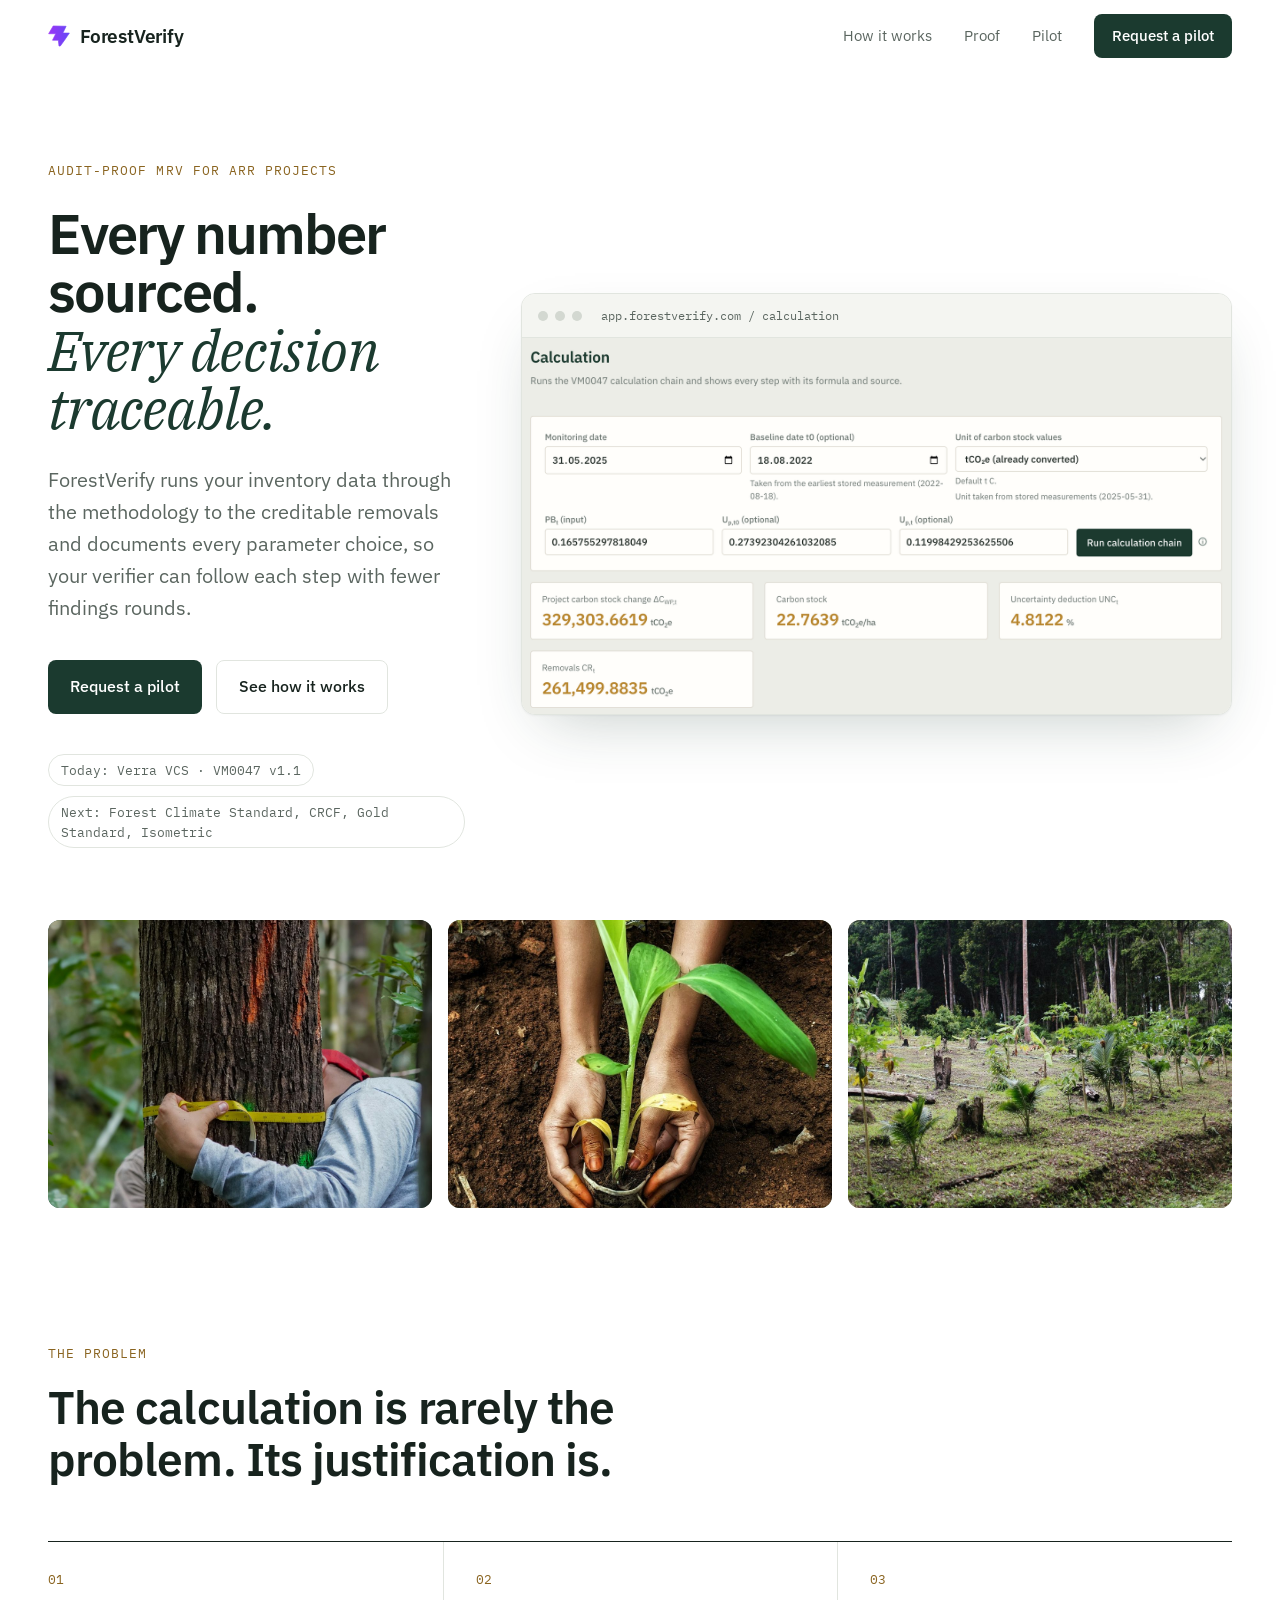
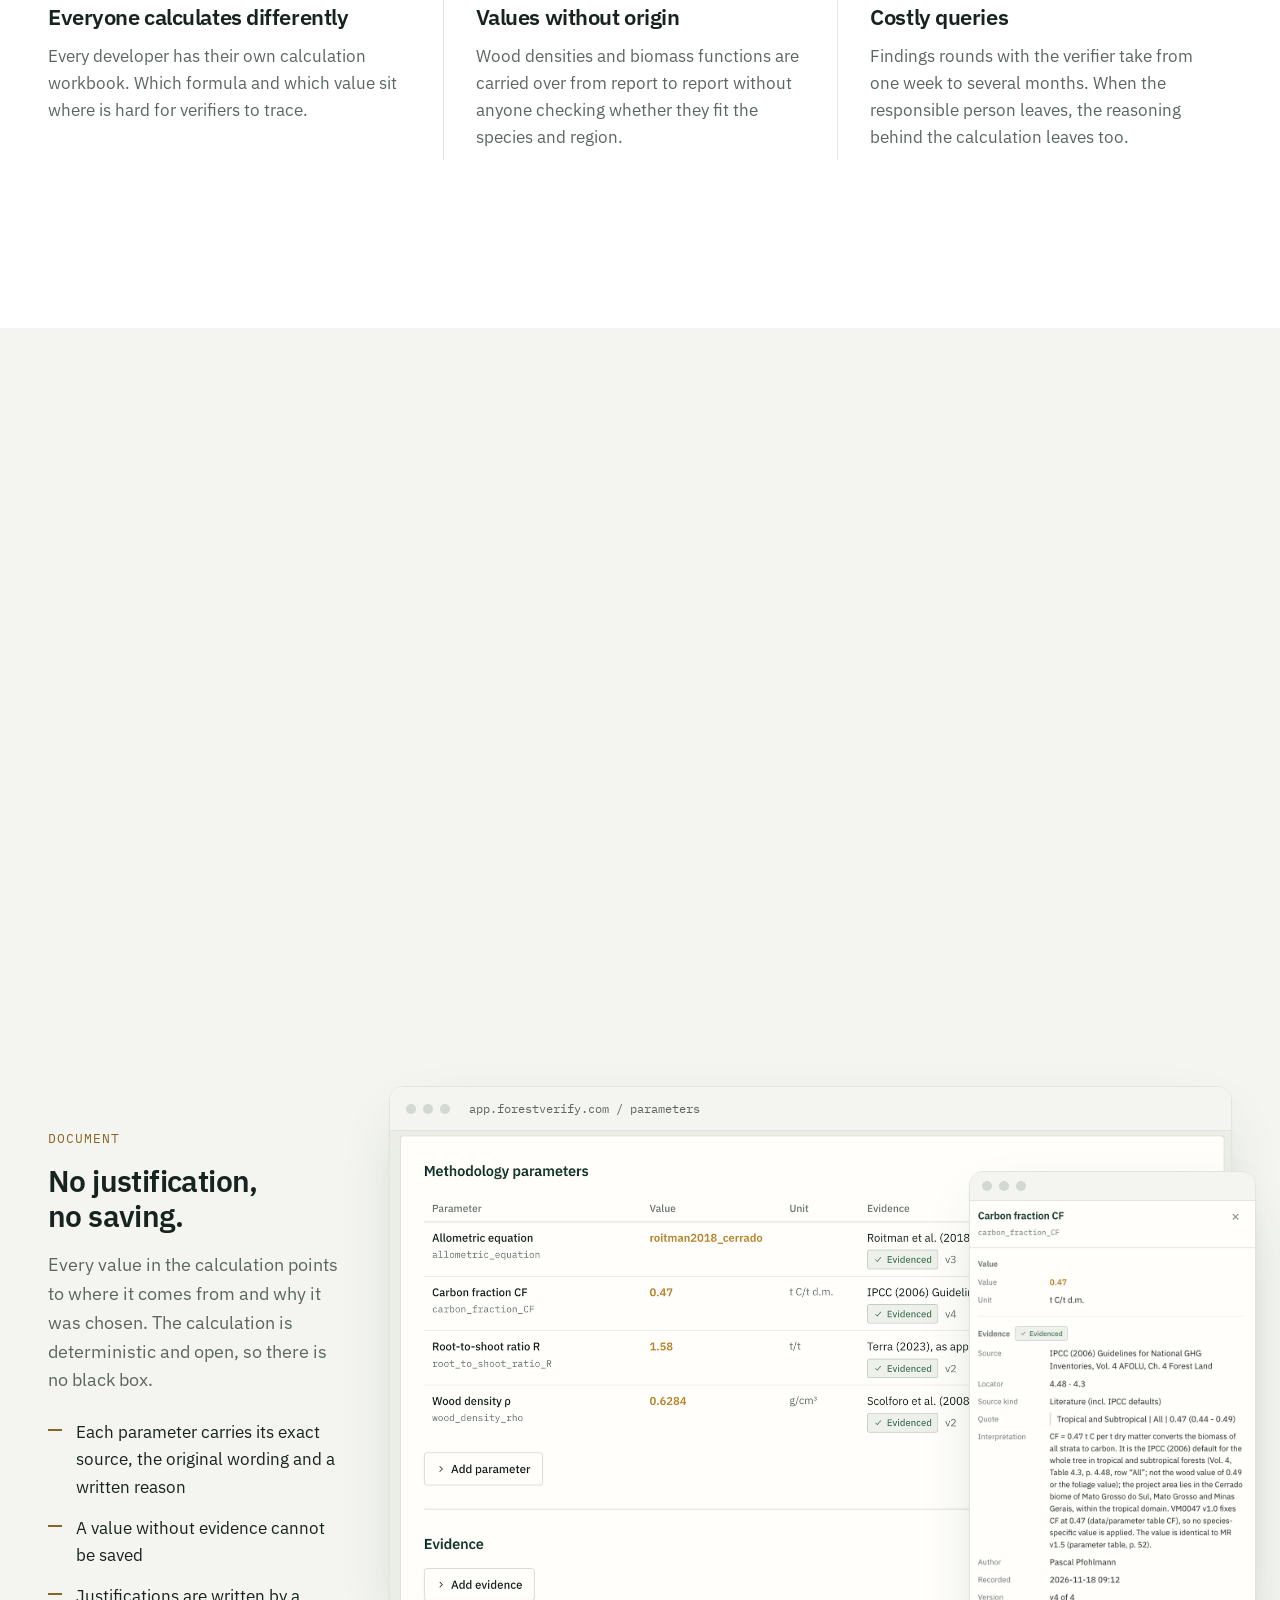
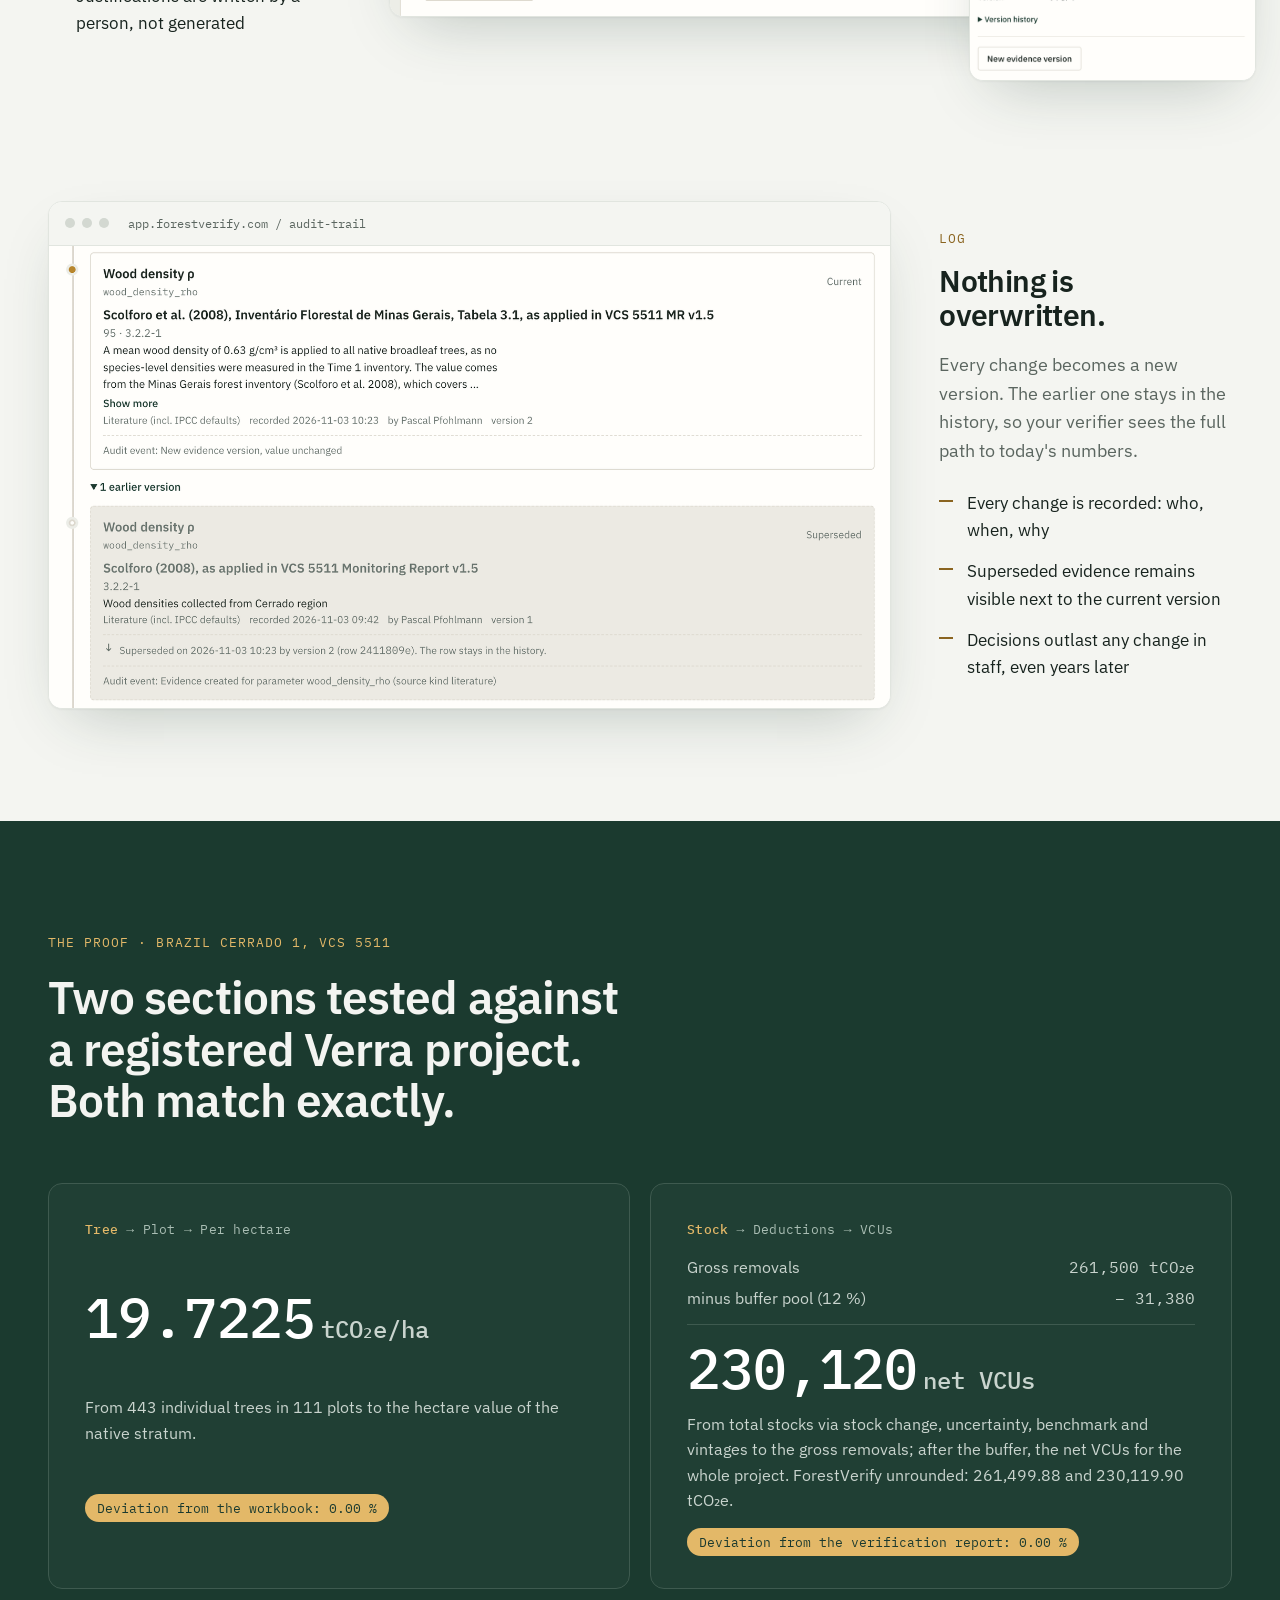
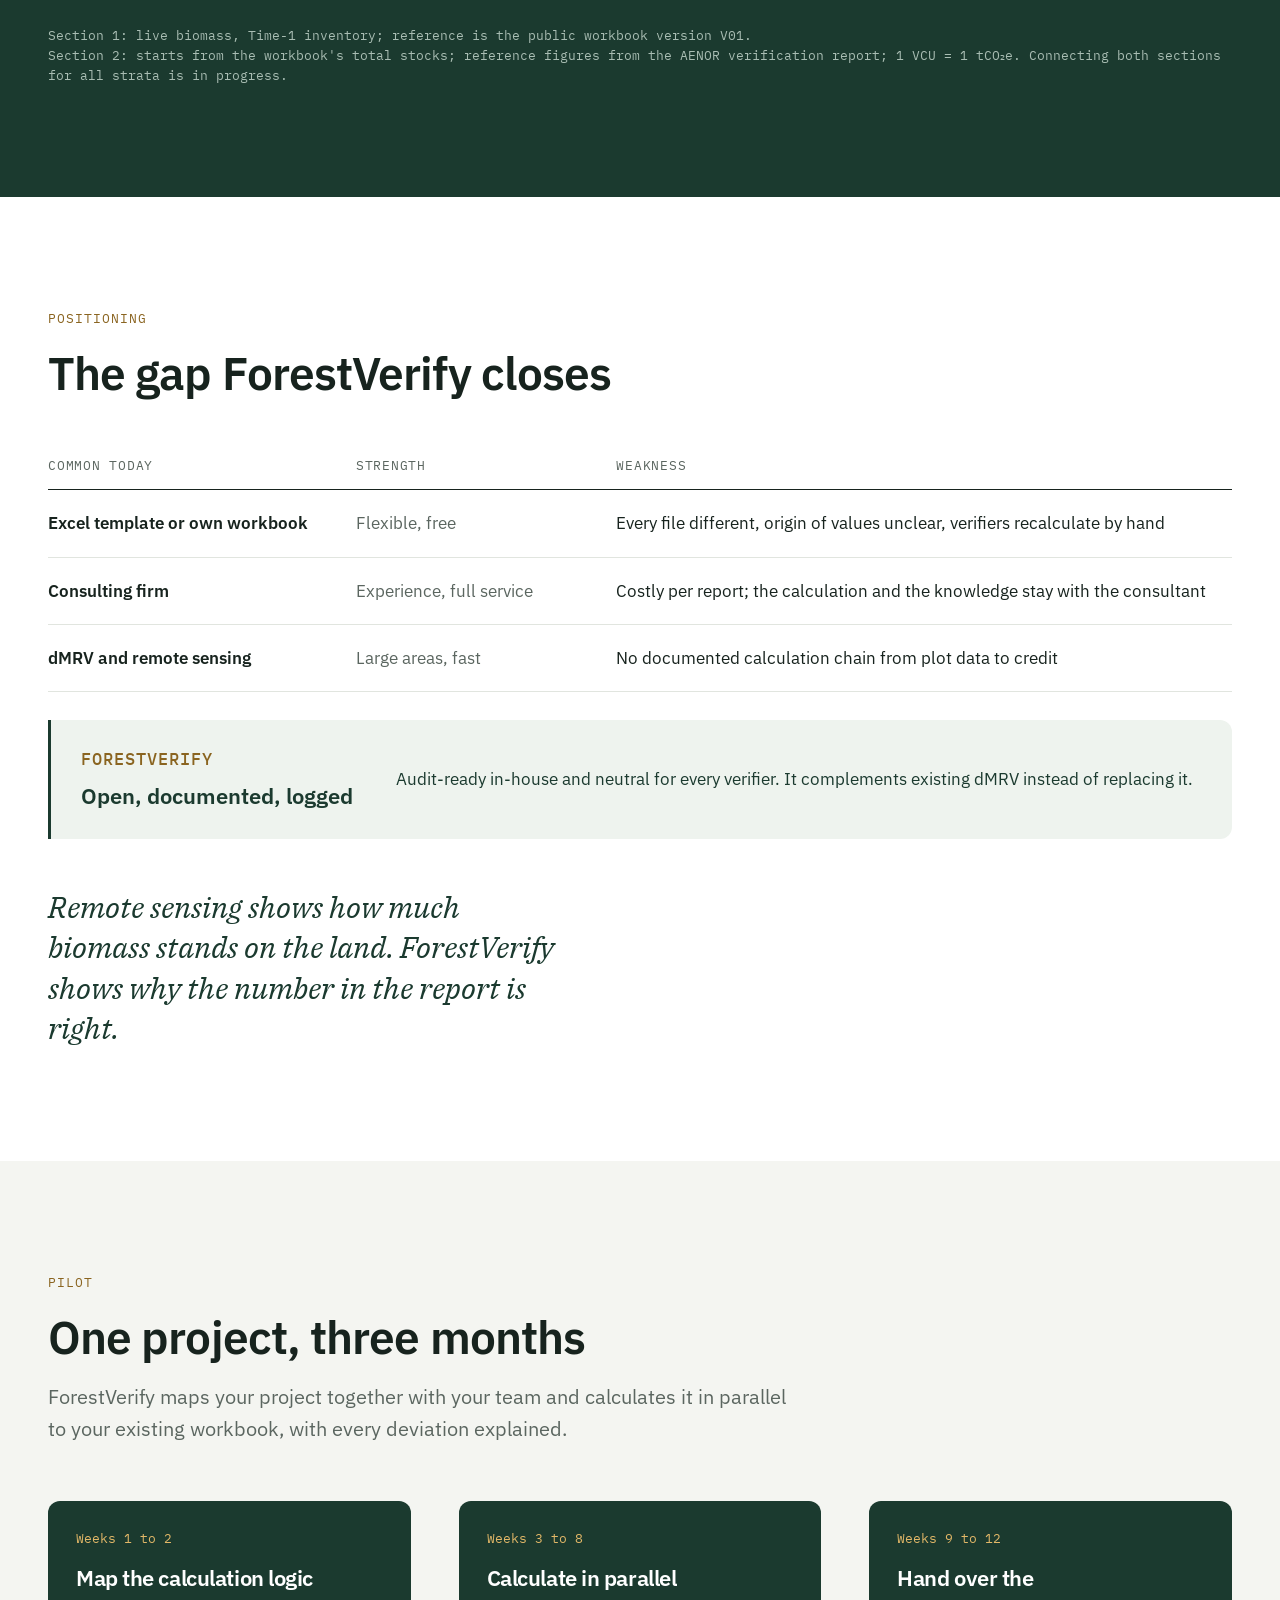
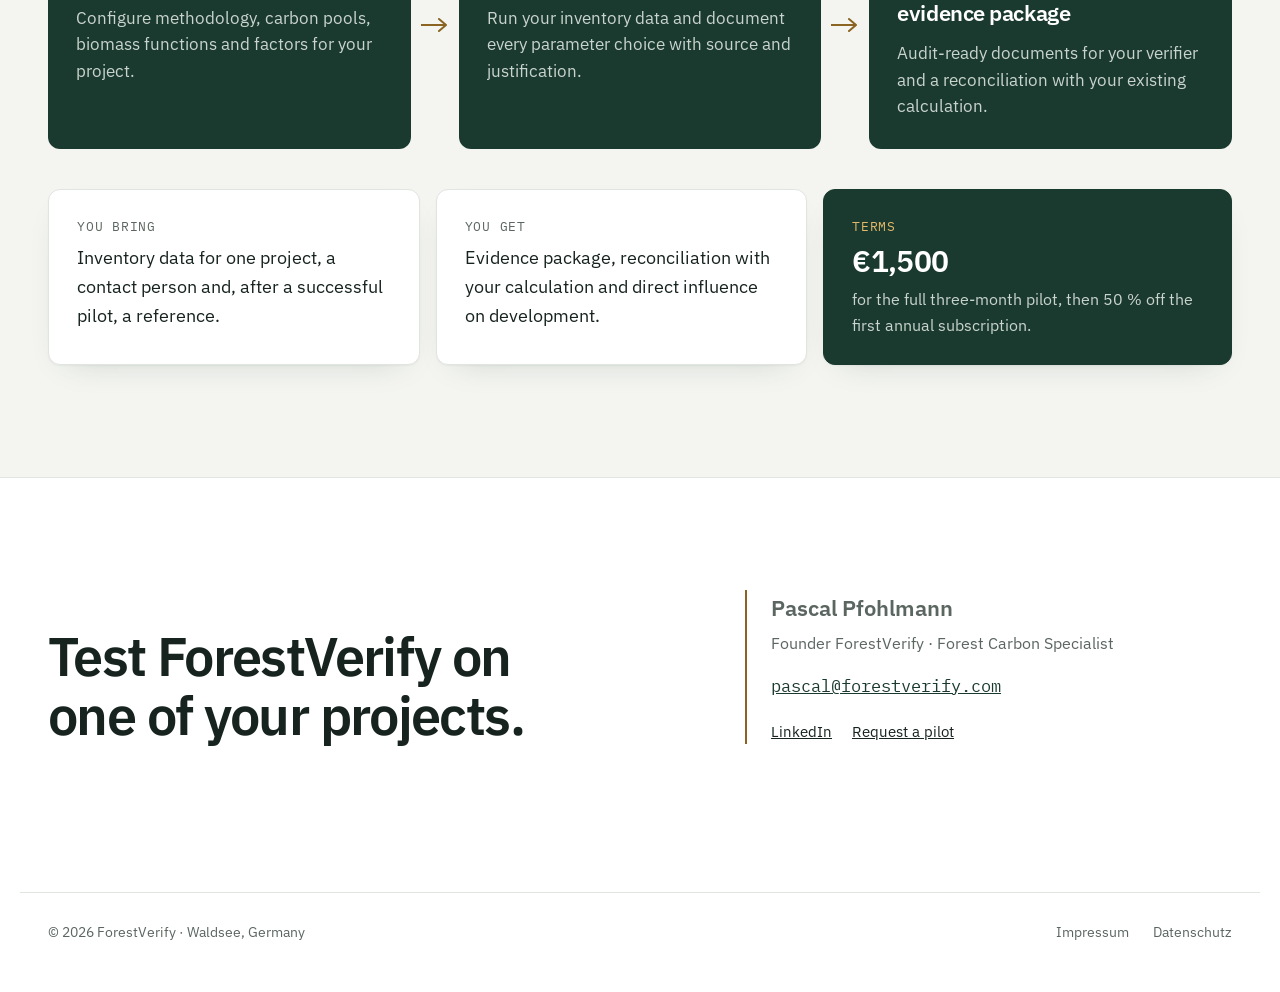
<file: index.html>
<!DOCTYPE html>
<html lang="en">
<head>
<meta charset="utf-8">
<meta name="viewport" content="width=device-width, initial-scale=1">
<title>ForestVerify</title>
<meta name="description" content="Audit-proof MRV for ARR forest carbon projects under VM0047. Every number sourced, every decision traceable.">
<link rel="icon" type="image/svg+xml" href="data:image/svg+xml,%3Csvg xmlns='http://www.w3.org/2000/svg' viewBox='-1 -1 34 33'%3E%3Cdefs%3E%3ClinearGradient id='g' x1='0' y1='0' x2='1' y2='0'%3E%3Cstop offset='0' stop-color='%239A35F6'/%3E%3Cstop offset='1' stop-color='%236648F6'/%3E%3C/linearGradient%3E%3C/defs%3E%3Cpath d='M7 0 L27 0.5 L22 11 L32 11 L24.5 22 L18 31 L16 31 L15 22 L6 22 L11 12 L0 12 Z' fill='url(%23g)' stroke='url(%23g)' stroke-width='1' stroke-linejoin='round'/%3E%3C/svg%3E">
<link rel="stylesheet" href="fonts/fonts.css">
<style>
:root {
  /* Layout idea: a quiet white page that reads like a well-kept field ledger; one dark forest band carries the proof. */
  --paper: #FFFFFF;
  --stone: #F4F5F1;
  --ink: #17231E;
  --muted: #5B6660;
  --line: #E1E5DF;
  --forest: #1B3A2F;
  --bronze: #8A6420;
  --gold: #E3B868;
  --font-sans: "IBM Plex Sans", system-ui, -apple-system, "Segoe UI", sans-serif;
  --font-mono: "IBM Plex Mono", ui-monospace, "SFMono-Regular", Menlo, monospace;
  --font-serif: "IBM Plex Serif", Georgia, serif;
  --wrap: 1240px;
  color-scheme: light;
}
* { box-sizing: border-box; }
html, body { margin: 0; }
body {
  background: var(--paper);
  color: var(--ink);
  font-family: var(--font-sans);
  font-size: 18px;
  line-height: 1.6;
  -webkit-font-smoothing: antialiased;
}
h1, h2, h3 { text-wrap: balance; margin: 0; font-weight: 600; letter-spacing: -0.02em; }
p { margin: 0; }
a { color: inherit; }
a:focus-visible, .btn:focus-visible { outline: 2px solid var(--bronze); outline-offset: 3px; }
.wrap { max-width: var(--wrap); margin: 0 auto; padding: 0 28px; }
.mono { font-family: var(--font-mono); font-variant-numeric: tabular-nums; }
.eyebrow {
  font-family: var(--font-mono);
  font-size: 13px;
  letter-spacing: 0.08em;
  text-transform: uppercase;
  color: var(--bronze);
}
.section { padding: 112px 0; }
.section-head { display: grid; gap: 18px; max-width: 760px; margin-bottom: 56px; }
.section-head h2 { font-size: clamp(32px, 4vw, 46px); line-height: 1.12; }
.lede { font-size: 20px; color: var(--muted); max-width: 62ch; }

/* Nav */
.nav { position: sticky; top: 0; z-index: 10; background: rgba(255,255,255,0.92); backdrop-filter: blur(8px); border-bottom: 1px solid transparent; }
.nav .wrap { display: flex; align-items: center; justify-content: space-between; height: 72px; gap: 24px; }
.brand { display: flex; align-items: center; gap: 10px; font-weight: 600; font-size: 19px; text-decoration: none; letter-spacing: -0.01em; }
.nav-links { display: flex; align-items: center; gap: 32px; font-size: 15px; }
.nav-links a { text-decoration: none; color: var(--muted); }
.nav-links a:hover { color: var(--ink); }
.nav-links a.btn-primary, .nav-links a.btn-primary:hover { color: #fff; }

.btn {
  display: inline-flex; align-items: center; gap: 10px;
  padding: 13px 22px; border-radius: 8px;
  font-size: 16px; font-weight: 500; text-decoration: none;
  transition: background 160ms ease, color 160ms ease, border-color 160ms ease;
}
.btn-primary { background: var(--forest); color: #fff; }
.btn-primary:hover { background: #24493B; }
.btn-ghost { color: var(--ink); border: 1px solid var(--line); }
.btn-ghost:hover { border-color: var(--ink); }
.nav .btn { padding: 10px 18px; font-size: 15px; }

/* Hero */
.hero { padding: 88px 0 72px; }
.hero .wrap { display: grid; grid-template-columns: 0.82fr 1.4fr; gap: 56px; align-items: center; }
.hero h1 { font-size: clamp(40px, 4.4vw, 58px); line-height: 1.04; letter-spacing: -0.035em; margin: 22px 0 26px; }
.hero h1 em { display: block; font-family: var(--font-serif); font-style: italic; font-weight: 400; color: var(--forest); letter-spacing: -0.01em; }
.hero .lede { margin-bottom: 36px; }
.cta-row { display: flex; flex-wrap: wrap; gap: 14px; }
.hero-meta { margin-top: 40px; display: flex; flex-wrap: wrap; gap: 10px; }
.chip { font-family: var(--font-mono); font-size: 12.5px; color: var(--muted); border: 1px solid var(--line); border-radius: 999px; padding: 5px 12px; }

/* Screenshot frame */
.frame {
  border: 1px solid var(--line); border-radius: 14px; background: var(--paper);
  box-shadow: 0 1px 2px rgba(23,35,30,0.04), 0 24px 60px -24px rgba(27,58,47,0.28);
  overflow: hidden;
}
.frame-bar { display: flex; align-items: center; gap: 7px; padding: 12px 16px; border-bottom: 1px solid var(--line); background: var(--stone); }
.frame-bar span { width: 10px; height: 10px; border-radius: 50%; background: #D3D8D1; }
.frame-bar .url { margin-left: 12px; font-family: var(--font-mono); font-size: 12px; color: var(--muted); }
.shot {
  aspect-ratio: 16 / 10; display: grid; place-items: center; text-align: center; padding: 24px;
  background:
    repeating-linear-gradient(0deg, transparent 0 31px, #EEF1EC 31px 32px),
    linear-gradient(180deg, #FAFBF9, #F2F4EF);
  color: var(--muted); font-family: var(--font-mono); font-size: 13px;
}
.shot b { display: block; color: var(--forest); font-weight: 500; font-size: 14px; margin-bottom: 4px; }
.shot-img { display: block; width: 100%; height: auto; }
.stack { position: relative; padding-bottom: 64px; }
.stack .frame.overlay { position: absolute; right: -24px; bottom: 0; width: 34%; }
.stack .frame.overlay .frame-bar { padding: 9px 12px; }
.split.reverse { grid-template-columns: 1.9fr 0.66fr; margin-top: 120px; }
.contact-photo { border-radius: 12px; overflow: hidden; aspect-ratio: 3 / 2; margin: 0 0 40px; }
.contact-photo img { width: 100%; height: 100%; object-fit: cover; display: block; }

/* Photo strip */
.photos { display: grid; grid-template-columns: repeat(3, 1fr); gap: 16px; padding-bottom: 24px; }
.photo {
  position: relative; border-radius: 12px; overflow: hidden; aspect-ratio: 4 / 3;
  background: linear-gradient(160deg, #2D5444 0%, #1B3A2F 55%, #13291F 100%);
}
.photo:nth-child(2) { background: linear-gradient(160deg, #6E7F4F, #3F5A3A); }
.photo:nth-child(3) { background: linear-gradient(160deg, #A58A57, #6B5A3A); }
.photo img { width: 100%; height: 100%; object-fit: cover; display: block; }
.photo figcaption {
  position: absolute; left: 14px; bottom: 12px; right: 14px;
  font-family: var(--font-mono); font-size: 12px; color: rgba(255,255,255,0.86);
}

/* Problem */
.trio { display: grid; grid-template-columns: repeat(3, 1fr); gap: 0; border-top: 1px solid var(--ink); }
.trio > div { padding: 28px 32px 8px 0; display: grid; gap: 12px; align-content: start; }
.trio > div + div { padding-left: 32px; border-left: 1px solid var(--line); }
.trio .n { font-family: var(--font-mono); font-size: 13px; color: var(--bronze); }
.trio h3 { font-size: 22px; line-height: 1.25; }
.trio p { color: var(--muted); font-size: 17px; }
.src { margin-top: 36px; font-family: var(--font-mono); font-size: 12.5px; color: var(--muted); }

/* How it works */
.stone { background: var(--stone); }
.steps { display: grid; grid-template-columns: repeat(5, 1fr); gap: 12px; counter-reset: s; }
.step { background: var(--paper); border: 1px solid var(--line); border-radius: 10px; padding: 22px 20px; display: grid; gap: 8px; align-content: start; position: relative; }
.step .n { font-family: var(--font-mono); font-size: 12.5px; color: var(--bronze); }
.step h3 { font-size: 19px; }
.step p { font-size: 15px; color: var(--muted); line-height: 1.5; }
.step.final { background: var(--forest); border-color: var(--forest); }
.step.final h3 { color: #fff; }
.step.final p { color: #C9D4CE; }
.step.final .n { color: var(--gold); }
.ledger {
  margin-top: 16px; border-radius: 10px; background: var(--forest); color: #F3F4F1;
  padding: 22px 28px; display: flex; flex-wrap: wrap; justify-content: space-between; align-items: center; gap: 12px 32px;
}
.ledger p:first-child { font-weight: 600; font-size: 18px; }
.ledger .fields { font-family: var(--font-mono); font-size: 13.5px; color: var(--gold); }
.split { display: grid; grid-template-columns: 0.66fr 1.9fr; gap: 48px; align-items: center; margin-top: 88px; }
.split h3 { font-size: 30px; line-height: 1.15; margin-bottom: 18px; }
.ticks { list-style: none; padding: 0; margin: 24px 0 0; display: grid; gap: 14px; }
.ticks li { padding-left: 28px; position: relative; font-size: 17px; }
.ticks li::before { content: ""; position: absolute; left: 0; top: 10px; width: 14px; height: 2px; background: var(--bronze); }

/* Proof */
.proof { background: var(--forest); color: #F3F4F1; }
.proof .eyebrow { color: var(--gold); }
.proof .lede { color: #C9D4CE; }
.chain { display: grid; grid-template-columns: 1fr 1fr; gap: 20px; }
.half { border: 1px solid #3E5A4F; border-radius: 14px; padding: 36px 36px 32px; display: grid; gap: 14px; background: rgba(255,255,255,0.025); }
.half .path { font-family: var(--font-mono); font-size: 13px; color: #A9BDB3; letter-spacing: 0.02em; }
.half .path b { color: var(--gold); font-weight: 500; }
.half .big { font-family: var(--font-mono); font-weight: 500; font-size: clamp(36px, 4.6vw, 56px); line-height: 1.05; letter-spacing: -0.02em; color: #fff; }
.half .big small { font-size: 0.42em; color: #C9D4CE; letter-spacing: 0; margin-left: 6px; }
.half p { color: #C9D4CE; font-size: 16px; }
.dev { display: inline-flex; align-self: start; justify-self: start; font-family: var(--font-mono); font-size: 12.5px; color: var(--forest); background: var(--gold); border-radius: 999px; padding: 4px 12px; }
.proof .src { color: #A9BDB3; }

/* Compare */
.compare { width: 100%; border-collapse: collapse; font-size: 16.5px; }
.compare th { text-align: left; font-family: var(--font-mono); font-weight: 400; font-size: 12.5px; letter-spacing: 0.06em; text-transform: uppercase; color: var(--muted); padding: 0 20px 14px 0; border-bottom: 1px solid var(--ink); }
.compare td { padding: 20px 20px 20px 0; border-bottom: 1px solid var(--line); vertical-align: top; }
.compare td:first-child { font-weight: 600; width: 26%; }
.compare td:nth-child(2) { color: var(--muted); width: 22%; }
.compare tr.us td { background: #EEF3EE; color: var(--forest); border-bottom: 0; }
.compare tr.us td:first-child { padding-left: 18px; border-left: 3px solid var(--forest); }
.compare tr.us td:last-child { padding-right: 18px; }
.usband { margin-top: 28px; background: #EEF3EE; color: var(--forest); border-left: 3px solid var(--forest); border-radius: 0 12px 12px 0; padding: 26px 30px; display: grid; grid-template-columns: 26% 1fr; gap: 12px 24px; align-items: center; }
.usband .k { font-family: var(--font-mono); font-size: 17px; font-weight: 500; letter-spacing: 0.06em; text-transform: uppercase; color: var(--bronze); }
.usband .t { font-size: 22px; font-weight: 600; margin-top: 4px; }
.usband > p { color: var(--forest); font-size: 17px; }
.calc { margin: 0; display: grid; gap: 6px; padding-bottom: 12px; border-bottom: 1px solid #3E5A4F; }
.calc div { display: flex; justify-content: space-between; gap: 16px; font-size: 16px; color: #C9D4CE; }
.calc dd { margin: 0; font-family: var(--font-mono); }
.pullquote { margin-top: 48px; font-family: var(--font-serif); font-style: italic; font-size: clamp(22px, 2.6vw, 30px); line-height: 1.35; color: var(--forest); max-width: 30ch; }
.table-wrap { overflow-x: auto; }

/* Pilot */
.phases { display: grid; grid-template-columns: 1fr 48px 1fr 48px 1fr; align-items: stretch; }
.phase { background: var(--forest); border-radius: 12px; padding: 28px 28px 30px; display: grid; gap: 10px; align-content: start; }
.phase .n { font-family: var(--font-mono); font-size: 13px; color: var(--gold); }
.phase h3 { font-size: 22px; color: #fff; }
.phase p { color: #C9D4CE; font-size: 16.5px; }
.phase-arrow { display: grid; place-items: center; color: var(--bronze); }
.phase-arrow svg { width: 28px; height: 16px; }
.terms { margin-top: 40px; display: grid; grid-template-columns: 1fr 1fr 1.1fr; gap: 16px; }
.term { background: var(--paper); border: 1px solid var(--line); box-shadow: 0 1px 2px rgba(23,35,30,0.04), 0 12px 32px -20px rgba(27,58,47,0.25); border-radius: 12px; padding: 26px 28px; display: grid; gap: 8px; align-content: start; }
.term.price { border-color: var(--forest); }
.term .k { font-family: var(--font-mono); font-size: 12.5px; letter-spacing: 0.06em; text-transform: uppercase; color: var(--muted); }
.term.price { background: var(--forest); color: #fff; }
.term.price .k { color: var(--gold); }
.term .price-line { font-size: 30px; font-weight: 600; letter-spacing: -0.02em; line-height: 1.15; }
.term.price p:last-child { color: #C9D4CE; font-size: 16px; }

/* Contact */
.contact { border-top: 1px solid var(--line); }
.contact .wrap { display: grid; grid-template-columns: 1.3fr 1fr; gap: 64px; align-items: end; }
.contact h2 { font-size: clamp(34px, 4.4vw, 54px); line-height: 1.08; letter-spacing: -0.03em; }
.person { display: grid; gap: 6px; border-left: 2px solid var(--bronze); padding-left: 24px; }
.person .name { font-size: 22px; font-weight: 600; }
.person p { color: var(--muted); font-size: 16px; }
.person .mail { font-family: var(--font-mono); color: var(--forest); font-size: 17px; margin-top: 10px; }
.person .links { display: flex; gap: 20px; margin-top: 14px; font-size: 15px; }

footer { padding: 36px 0 48px; font-size: 14px; color: var(--muted); }
footer .wrap { display: flex; justify-content: space-between; flex-wrap: wrap; gap: 16px; border-top: 1px solid var(--line); padding-top: 28px; }
footer nav { display: flex; gap: 24px; }
footer a { text-decoration: none; }
footer a:hover { color: var(--ink); }

.mail-dialog { position: absolute; left: 0; right: 0; z-index: 50; display: none; justify-items: center; padding: 0 20px; }
.mail-dialog.open { display: grid; }
.mail-card { background: var(--paper); border: 1px solid var(--line); border-radius: 14px; padding: 28px 30px; max-width: 420px; width: 100%; display: grid; gap: 14px; box-shadow: 0 24px 60px -20px rgba(0,0,0,0.4); }
.mail-card h3 { font-size: 20px; }
.mail-card .addr { font-family: var(--font-mono); font-size: 17px; color: var(--forest); }
.mail-card .row { display: flex; gap: 10px; flex-wrap: wrap; }
.mail-card button { font: inherit; font-size: 15px; cursor: pointer; }

/* Hover lift on images and screenshots */
.frame, .photo, .half { transition: transform 260ms cubic-bezier(.2,.7,.2,1), box-shadow 260ms ease; }
.photo { box-shadow: 0 0 0 rgba(0,0,0,0); }
@media (hover: hover) and (prefers-reduced-motion: no-preference) {
  .half:hover { transform: translateY(-6px); border-color: var(--gold); background: rgba(255,255,255,0.06); box-shadow: 0 28px 56px -24px rgba(0,0,0,0.55); }
  .frame:hover, .photo:hover { transform: translateY(-6px) scale(1.012); box-shadow: 0 2px 4px rgba(23,35,30,0.06), 0 32px 64px -24px rgba(27,58,47,0.42); }
  .stack .frame.overlay:hover { z-index: 2; }
}

/* Scroll reveal: only applied by script to elements below the first screen */
.reveal { opacity: 0; transform: translateY(26px); transition: opacity 700ms ease, transform 700ms cubic-bezier(.2,.7,.2,1); }
.reveal.in { opacity: 1; transform: none; }
@media (prefers-reduced-motion: reduce) { .reveal { transform: none; transition: opacity 500ms ease; } }

/* Load moment: the hero text settles in, from a visible resting state */
@media (prefers-reduced-motion: no-preference) {
  .hero-copy > * { animation: settle 700ms cubic-bezier(.2,.7,.2,1) both; }
  .hero-copy > *:nth-child(2) { animation-delay: 60ms; }
  .hero-copy > *:nth-child(3) { animation-delay: 120ms; }
  .hero-copy > *:nth-child(4) { animation-delay: 180ms; }
  .hero-copy > *:nth-child(5) { animation-delay: 240ms; }
  @keyframes settle { from { transform: translateY(10px); opacity: 0.35; } to { transform: none; opacity: 1; } }
}

@media (max-width: 960px) {
  .hero .wrap, .split, .split.reverse, .contact .wrap { grid-template-columns: 1fr; gap: 48px; }
  .split.reverse { margin-top: 88px; }
  .split.reverse > div { order: -1; }
  .steps { grid-template-columns: 1fr 1fr; }
  .step.final { grid-column: 1 / -1; }
  .chain, .phases, .terms, .trio, .usband { grid-template-columns: 1fr; }
  .trio > div + div { padding-left: 0; border-left: 0; border-top: 1px solid var(--line); }
  .photos { gap: 10px; }
  .stack { padding-bottom: 0; display: grid; gap: 16px; }
  .stack .frame.overlay { position: static; width: 60%; justify-self: end; }
  .phases { grid-template-columns: 1fr; }
  .phase-arrow { height: 40px; }
  .phase-arrow svg { transform: rotate(90deg); }
  .nav-links a:not(.btn) { display: none; }
  .section { padding: 80px 0; }
}
@media (max-width: 480px) {
  .wrap { padding: 0 18px; }
  .steps { grid-template-columns: 1fr; }
  .photos { grid-template-columns: 1fr; }
  .photo { aspect-ratio: 16 / 10; }
}
</style>
</head>
<body>

<header class="nav">
  <div class="wrap">
    <a class="brand" href="#top" aria-label="ForestVerify, back to top">
      <svg width="22" height="22" viewBox="-1 -1 34 33" aria-hidden="true"><defs><linearGradient id="fvbolt" x1="0" y1="0" x2="1" y2="0"><stop offset="0" stop-color="#9A35F6"/><stop offset="1" stop-color="#6648F6"/></linearGradient></defs><path d="M7 0 L27 0.5 L22 11 L32 11 L24.5 22 L18 31 L16 31 L15 22 L6 22 L11 12 L0 12 Z" fill="url(#fvbolt)" stroke="url(#fvbolt)" stroke-width="1" stroke-linejoin="round"/></svg>
      ForestVerify
    </a>
    <nav class="nav-links" aria-label="Main">
      <a href="#how">How it works</a>
      <a href="#proof">Proof</a>
      <a href="#pilot">Pilot</a>
      <a class="btn btn-primary" href="mailto:pascal@forestverify.com?subject=ForestVerify%20pilot%20request&amp;body=Hi%20Pascal%2C%0A%0AI%27d%20like%20to%20discuss%20a%20ForestVerify%20pilot.%0A%0AOrganisation%3A%0AProject%20and%20standard%20%28e.g.%20VM0047%29%3A%0AArea%20%28ha%29%3A%0ANext%20monitoring%20or%20verification%20date%3A%0A%0ABest%20regards%2C%0A">Request a pilot</a>
    </nav>
  </div>
</header>

<main id="top">

  <section class="hero">
    <div class="wrap">
      <div class="hero-copy">
        <p class="eyebrow">Audit-proof MRV for ARR projects</p>
        <h1>Every number sourced. <em>Every decision traceable.</em></h1>
        <p class="lede">ForestVerify runs your inventory data through the methodology to the creditable removals and documents every parameter choice, so your verifier can follow each step with fewer findings rounds.</p>
        <div class="cta-row">
          <a class="btn btn-primary" href="mailto:pascal@forestverify.com?subject=ForestVerify%20pilot%20request&amp;body=Hi%20Pascal%2C%0A%0AI%27d%20like%20to%20discuss%20a%20ForestVerify%20pilot.%0A%0AOrganisation%3A%0AProject%20and%20standard%20%28e.g.%20VM0047%29%3A%0AArea%20%28ha%29%3A%0ANext%20monitoring%20or%20verification%20date%3A%0A%0ABest%20regards%2C%0A">Request a pilot</a>
          <a class="btn btn-ghost" href="#how">See how it works</a>
        </div>
        <div class="hero-meta">
          <span class="chip">Today: Verra VCS · VM0047 v1.1</span>
          <span class="chip">Next: Forest Climate Standard, CRCF, Gold Standard, Isometric</span>        </div>
      </div>
      <figure class="frame" style="margin:0">
        <div class="frame-bar"><span></span><span></span><span></span><p class="url">app.forestverify.com / calculation</p></div>
        <img class="shot-img" src="img/shot-calculation.png" width="1600" height="848" alt="ForestVerify calculation tab for Brazil Cerrado 1, showing carbon stock change, uncertainty deduction and removals of 261,499.8835 tCO2e">

      </figure>
    </div>
  </section>

  <div class="wrap">
    <div class="photos" aria-label="ARR project photos">
      <figure class="photo" style="margin:0"><img src="img/measuring.jpg" width="1600" height="900" alt="Field worker measuring tree diameter with a yellow tape in a forest plot"></figure>
      <figure class="photo" style="margin:0"><img src="img/planting.jpg" width="1000" height="1778" alt="Hands planting a seedling in red soil"></figure>
      <figure class="photo" style="margin:0"><img src="img/restoration.jpg" width="1000" height="1500" alt="Young plantings on a cleared slope in front of tall tropical forest" style="object-position: center 70%"></figure>
    </div>
  </div>

  <section class="section" id="problem">
    <div class="wrap">
      <div class="section-head">
        <p class="eyebrow">The problem</p>
        <h2>The calculation is rarely the problem. Its justification is.</h2>
      </div>
      <div class="trio">
        <div>
          <p class="n">01</p>
          <h3>Everyone calculates differently</h3>
          <p>Every developer has their own calculation workbook. Which formula and which value sit where is hard for verifiers to trace.</p>
        </div>
        <div>
          <p class="n">02</p>
          <h3>Values without origin</h3>
          <p>Wood densities and biomass functions are carried over from report to report without anyone checking whether they fit the species and region.</p>
        </div>
        <div>
          <p class="n">03</p>
          <h3>Costly queries</h3>
          <p>Findings rounds with the verifier take from one week to several months. When the responsible person leaves, the reasoning behind the calculation leaves too.</p>
        </div>
      </div>
      <p class="src">Basis: interviews with developers, consultants and Verra, October and November 2026</p>
    </div>
  </section>

  <section class="section stone" id="how">
    <div class="wrap">
      <div class="section-head">
        <p class="eyebrow">How it works</p>
        <h2>From the plot measurement to the creditable removals</h2>
        <p class="lede">The calculation follows the methodology step by step. For every intermediate value you see the equation used and the evidence behind each input.</p>
      </div>
      <div class="steps">
        <div class="step"><p class="n">01</p><h3>Plot data</h3><p>Species, diameter, height per tree and plot</p></div>
        <div class="step"><p class="n">02</p><h3>Biomass</h3><p>Allometry, wood density, root-to-shoot ratio</p></div>
        <div class="step"><p class="n">03</p><h3>Carbon</h3><p>Carbon fraction, conversion to CO₂e</p></div>
        <div class="step"><p class="n">04</p><h3>Deductions</h3><p>Benchmark, uncertainty, leakage, buffer</p></div>
        <div class="step final"><p class="n">05</p><h3>Removals</h3><p>Creditable, after all deductions</p></div>
      </div>
      <div class="ledger">
        <p>Every step rests on evidence</p>
        <p class="fields">Source reference · Original wording · Justification · Author · Version</p>
      </div>
      <p class="src" style="margin-top:14px">Benchmark and leakage enter as documented inputs.</p>

      <div class="split">
        <div>
          <p class="eyebrow" style="margin-bottom:14px">Document</p>
          <h3>No justification, no saving.</h3>
          <p class="lede" style="font-size:18px">Every value in the calculation points to where it comes from and why it was chosen. The calculation is deterministic and open, so there is no black box.</p>
          <ul class="ticks">
            <li>Each parameter carries its exact source, the original wording and a written reason</li>
            <li>A value without evidence cannot be saved</li>
            <li>Justifications are written by a person, not generated</li>
          </ul>
        </div>
        <div class="stack">
          <figure class="frame" style="margin:0">
            <div class="frame-bar"><span></span><span></span><span></span><p class="url">app.forestverify.com / parameters</p></div>
            <img class="shot-img" src="img/shot-parameters.png" width="1600" height="921" alt="Methodology parameters with values, units and evidence status, for example carbon fraction 0.47 from IPCC 2006">
          </figure>
          <figure class="frame overlay" style="margin:0">
            <div class="frame-bar"><span></span><span></span><span></span></div>
            <img class="shot-img" src="img/shot-evidence.png" width="700" height="1178" alt="Evidence detail for carbon fraction: source, locator, quote, interpretation, author and version">
          </figure>
        </div>
      </div>

      <div class="split reverse">
        <figure class="frame" style="margin:0">
          <div class="frame-bar"><span></span><span></span><span></span><p class="url">app.forestverify.com / audit-trail</p></div>
          <img class="shot-img" src="img/shot-audit.png" width="1600" height="880" alt="Audit trail for wood density: the current evidence version and the superseded earlier version, which stays in the history">
        </figure>
        <div>
          <p class="eyebrow" style="margin-bottom:14px">Log</p>
          <h3>Nothing is overwritten.</h3>
          <p class="lede" style="font-size:18px">Every change becomes a new version. The earlier one stays in the history, so your verifier sees the full path to today's numbers.</p>
          <ul class="ticks">
            <li>Every change is recorded: who, when, why</li>
            <li>Superseded evidence remains visible next to the current version</li>
            <li>Decisions outlast any change in staff, even years later</li>
          </ul>
        </div>
      </div>
    </div>
  </section>

  <section class="section proof" id="proof">
    <div class="wrap">
      <div class="section-head">
        <p class="eyebrow">The proof · Brazil Cerrado 1, VCS 5511</p>
        <h2>Two sections tested against a registered Verra project. Both match exactly.</h2>
      </div>
      <div class="chain">
        <div class="half">
          <p class="path"><b>Tree</b> → Plot → Per hectare</p>
          <p class="big">19.7225<small>tCO₂e/ha</small></p>
          <p>From 443 individual trees in 111 plots to the hectare value of the native stratum.</p>
          <span class="dev">Deviation from the workbook: 0.00 %</span>
        </div>
        <div class="half">
          <p class="path"><b>Stock</b> → Deductions → VCUs</p>
          <dl class="calc">
            <div><dt>Gross removals</dt><dd>261,500 tCO₂e</dd></div>
            <div><dt>minus buffer pool (12 %)</dt><dd>− 31,380</dd></div>
          </dl>
          <p class="big">230,120<small>net VCUs</small></p>
          <p>From total stocks via stock change, uncertainty, benchmark and vintages to the gross removals; after the buffer, the net VCUs for the whole project. ForestVerify unrounded: 261,499.88 and 230,119.90 tCO₂e.</p>
          <span class="dev">Deviation from the verification report: 0.00 %</span>
        </div>
      </div>
      <p class="src">Section 1: live biomass, Time-1 inventory; reference is the public workbook version V01.<br>Section 2: starts from the workbook's total stocks; reference figures from the AENOR verification report; 1 VCU = 1 tCO₂e. Connecting both sections for all strata is in progress.</p>
    </div>
  </section>

  <section class="section" id="positioning">
    <div class="wrap">
      <div class="section-head">
        <p class="eyebrow">Positioning</p>
        <h2>The gap ForestVerify closes</h2>
      </div>
      <div class="table-wrap">
        <table class="compare">
          <thead><tr><th>Common today</th><th>Strength</th><th>Weakness</th></tr></thead>
          <tbody>
            <tr><td>Excel template or own workbook</td><td>Flexible, free</td><td>Every file different, origin of values unclear, verifiers recalculate by hand</td></tr>
            <tr><td>Consulting firm</td><td>Experience, full service</td><td>Costly per report; the calculation and the knowledge stay with the consultant</td></tr>
            <tr><td>dMRV and remote sensing</td><td>Large areas, fast</td><td>No documented calculation chain from plot data to credit</td></tr>
          </tbody>
        </table>
      </div>
      <div class="usband">
        <div><p class="k">ForestVerify</p><p class="t">Open, documented, logged</p></div>
        <p>Audit-ready in-house and neutral for every verifier. It complements existing dMRV instead of replacing it.</p>
      </div>
      <p class="pullquote">Remote sensing shows how much biomass stands on the land. ForestVerify shows why the number in the report is right.</p>
    </div>
  </section>

  <section class="section stone" id="pilot">
    <div class="wrap">
      <div class="section-head">
        <p class="eyebrow">Pilot</p>
        <h2>One project, three months</h2>
        <p class="lede">ForestVerify maps your project together with your team and calculates it in parallel to your existing workbook, with every deviation explained.</p>
      </div>
      <div class="phases">
        <div class="phase"><p class="n">Weeks 1 to 2</p><h3>Map the calculation logic</h3><p>Configure methodology, carbon pools, biomass functions and factors for your project.</p></div>
        <div class="phase-arrow" aria-hidden="true"><svg viewBox="0 0 28 16"><path d="M0 8 H24 M18 2 L25 8 L18 14" fill="none" stroke="currentColor" stroke-width="2" stroke-linecap="round" stroke-linejoin="round"/></svg></div>
        <div class="phase"><p class="n">Weeks 3 to 8</p><h3>Calculate in parallel</h3><p>Run your inventory data and document every parameter choice with source and justification.</p></div>
        <div class="phase-arrow" aria-hidden="true"><svg viewBox="0 0 28 16"><path d="M0 8 H24 M18 2 L25 8 L18 14" fill="none" stroke="currentColor" stroke-width="2" stroke-linecap="round" stroke-linejoin="round"/></svg></div>
        <div class="phase"><p class="n">Weeks 9 to 12</p><h3>Hand over the evidence package</h3><p>Audit-ready documents for your verifier and a reconciliation with your existing calculation.</p></div>
      </div>
      <div class="terms">
        <div class="term"><p class="k">You bring</p><p>Inventory data for one project, a contact person and, after a successful pilot, a reference.</p></div>
        <div class="term"><p class="k">You get</p><p>Evidence package, reconciliation with your calculation and direct influence on development.</p></div>
        <div class="term price"><p class="k">Terms</p><p class="price-line">€1,500</p><p>for the full three-month pilot, then 50 % off the first annual subscription.</p></div>
      </div>
    </div>
  </section>

  <section class="section contact" id="contact">
    <div class="wrap">
      <h2>Test ForestVerify on one of your projects.</h2>
      <div class="person">
        <p class="name">Pascal Pfohlmann</p>
        <p>Founder ForestVerify · Forest Carbon Specialist</p>
        <p class="mail"><a href="mailto:pascal@forestverify.com">pascal@forestverify.com</a></p>
        <div class="links">
          <a href="https://www.linkedin.com/in/pascal-pfohlmann/">LinkedIn</a>
          <a href="mailto:pascal@forestverify.com?subject=ForestVerify%20pilot%20request&amp;body=Hi%20Pascal%2C%0A%0AI%27d%20like%20to%20discuss%20a%20ForestVerify%20pilot.%0A%0AOrganisation%3A%0AProject%20and%20standard%20%28e.g.%20VM0047%29%3A%0AArea%20%28ha%29%3A%0ANext%20monitoring%20or%20verification%20date%3A%0A%0ABest%20regards%2C%0A">Request a pilot</a>
        </div>
      </div>
    </div>
  </section>

</main>

<footer>
  <div class="wrap">
    <p>© 2026 ForestVerify · Waldsee, Germany</p>
    <nav aria-label="Legal">
      <a href="impressum.html">Impressum</a>
      <a href="datenschutz.html">Datenschutz</a>
    </nav>
  </div>
</footer>

<div class="mail-dialog" id="mailDialog" role="dialog" aria-modal="true" aria-labelledby="mailTitle">
  <div class="mail-card">
    <h3 id="mailTitle">Request a pilot</h3>
    <p>Write to me at</p>
    <p class="addr">pascal@forestverify.com</p>
    <p style="color:var(--muted);font-size:15px">Ideally with your organisation, project and standard, area in hectares and next monitoring date.</p>
    <div class="row">
      <button type="button" class="btn btn-primary" id="mailCopy">Copy address</button>
      <button type="button" class="btn btn-ghost" id="mailClose">Close</button>
    </div>
  </div>
</div>
<script>
(function () {
  var embedded = false;
  try { embedded = window.self !== window.top; } catch (e) { embedded = true; }
  if (!embedded) return;
  var dlg = document.getElementById('mailDialog');
  document.querySelectorAll('a[href^="mailto:"]').forEach(function (a) {
    a.addEventListener('click', function (ev) { ev.preventDefault(); ev.stopPropagation(); var r = a.getBoundingClientRect(); dlg.style.top = (window.scrollY + r.bottom + 12) + 'px'; dlg.classList.add('open'); document.getElementById('mailCopy').focus({ preventScroll: true }); });
  });
  document.getElementById('mailClose').addEventListener('click', function () { dlg.classList.remove('open'); });
  document.addEventListener('click', function (ev) { if (dlg.classList.contains('open') && !ev.target.closest('.mail-card')) dlg.classList.remove('open'); });
  document.addEventListener('keydown', function (ev) { if (ev.key === 'Escape') dlg.classList.remove('open'); });
  document.getElementById('mailCopy').addEventListener('click', function () {
    var b = this;
    try { navigator.clipboard.writeText('pascal@forestverify.com').then(function () { b.textContent = 'Copied'; }, function () { b.textContent = 'Select and copy the address'; }); } catch (e) { b.textContent = 'Select and copy the address'; }
  });
})();
(function () {
  if (!('IntersectionObserver' in window)) return;
  var groups = ['.photos', '.trio', '.steps', '.chain', '.phases', '.terms', '.compare tbody'];
  var singles = ['.section-head', '.ledger', '.split > div', '.split > figure', '.pullquote', '.src', '.contact h2', '.person'];
  var items = [];
  groups.forEach(function (sel) {
    document.querySelectorAll(sel).forEach(function (g) {
      Array.prototype.forEach.call(g.children, function (el, i) { el.style.transitionDelay = (i * 90) + 'ms'; items.push(el); });
    });
  });
  singles.forEach(function (sel) { document.querySelectorAll(sel).forEach(function (el) { items.push(el); }); });
  var ioWorks = false;
  var io = new IntersectionObserver(function (entries) {
    ioWorks = true;
    entries.forEach(function (e) {
      if (e.isIntersecting) {
        e.target.classList.add('in');
        io.unobserve(e.target);
        setTimeout(function () { e.target.style.transitionDelay = ''; e.target.classList.remove('reveal', 'in'); }, 1600);
      }
    });
  }, { threshold: 0.15 });
  items.forEach(function (el) { el.classList.add('reveal'); io.observe(el); });
  setTimeout(function () {
    if (!ioWorks) document.querySelectorAll('.reveal').forEach(function (el) { el.classList.remove('reveal'); });
  }, 3000);
})();
</script>
</body>
</html>
</file>
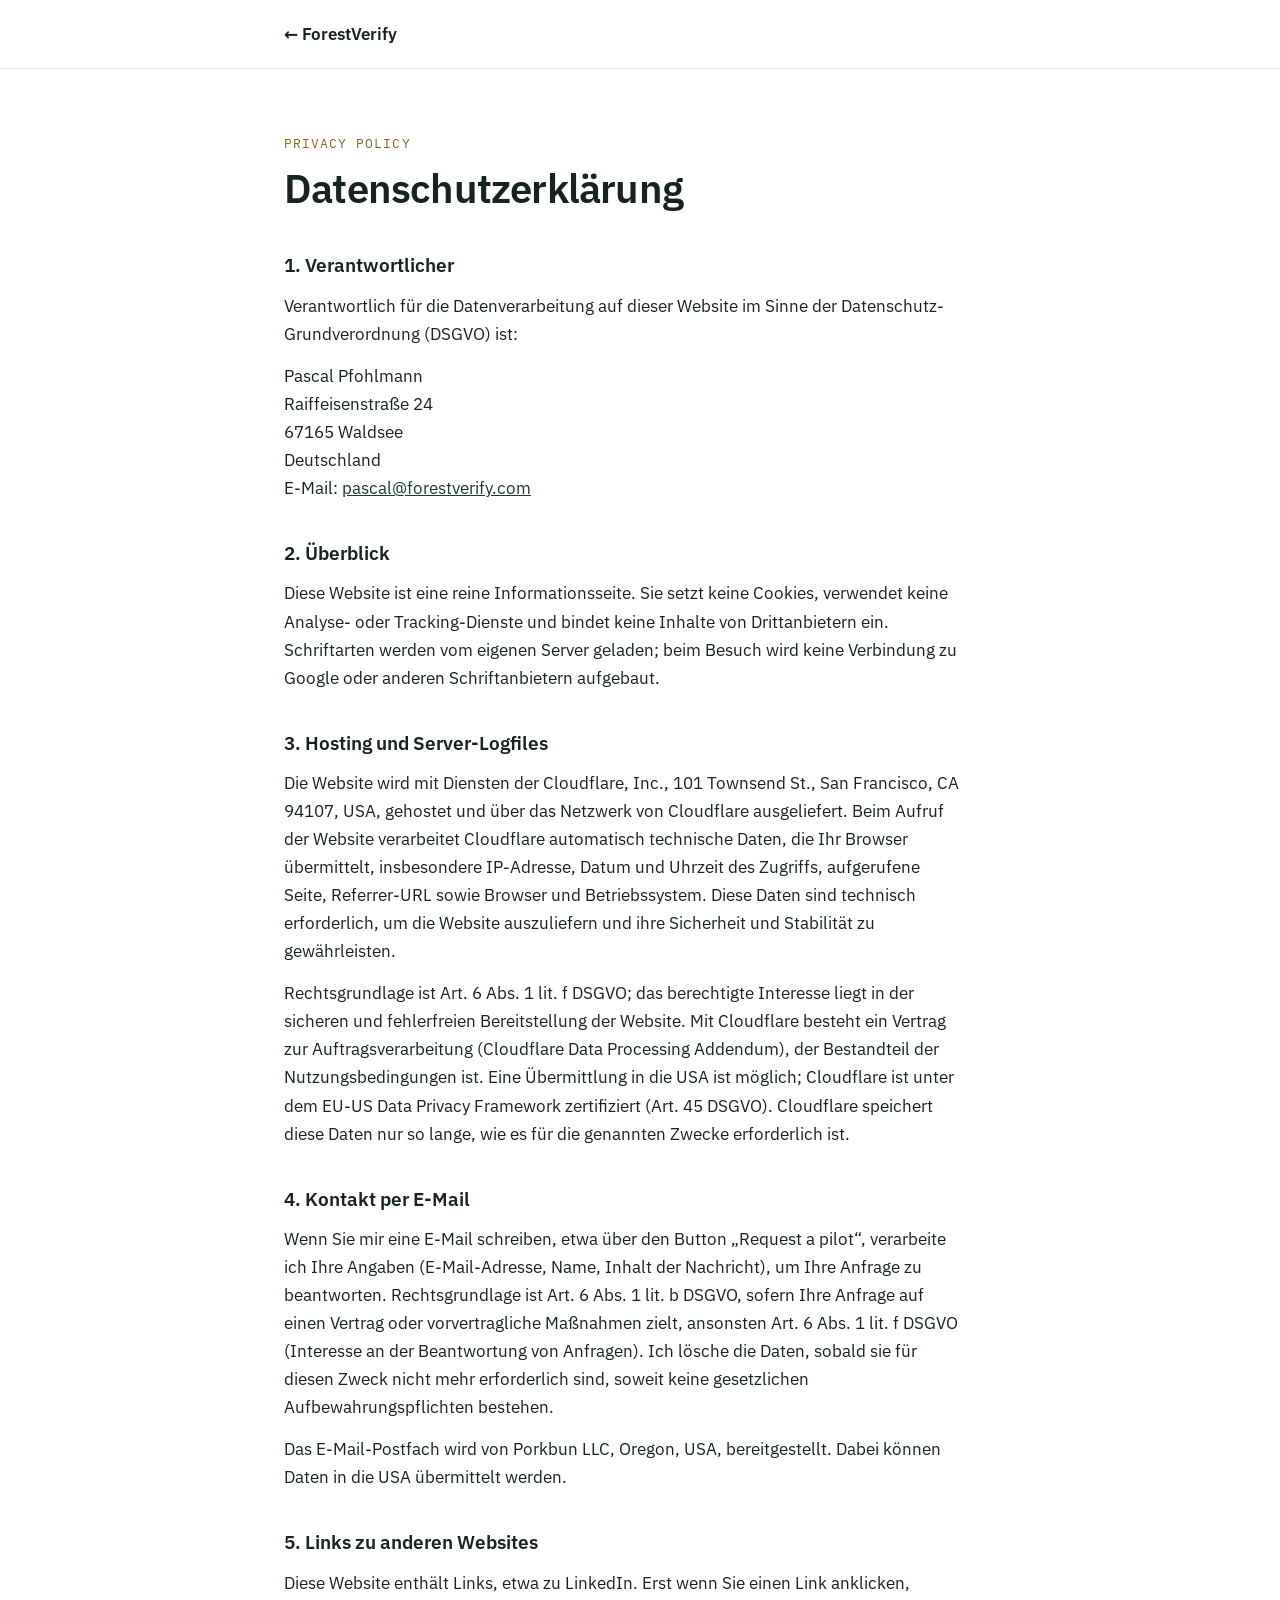
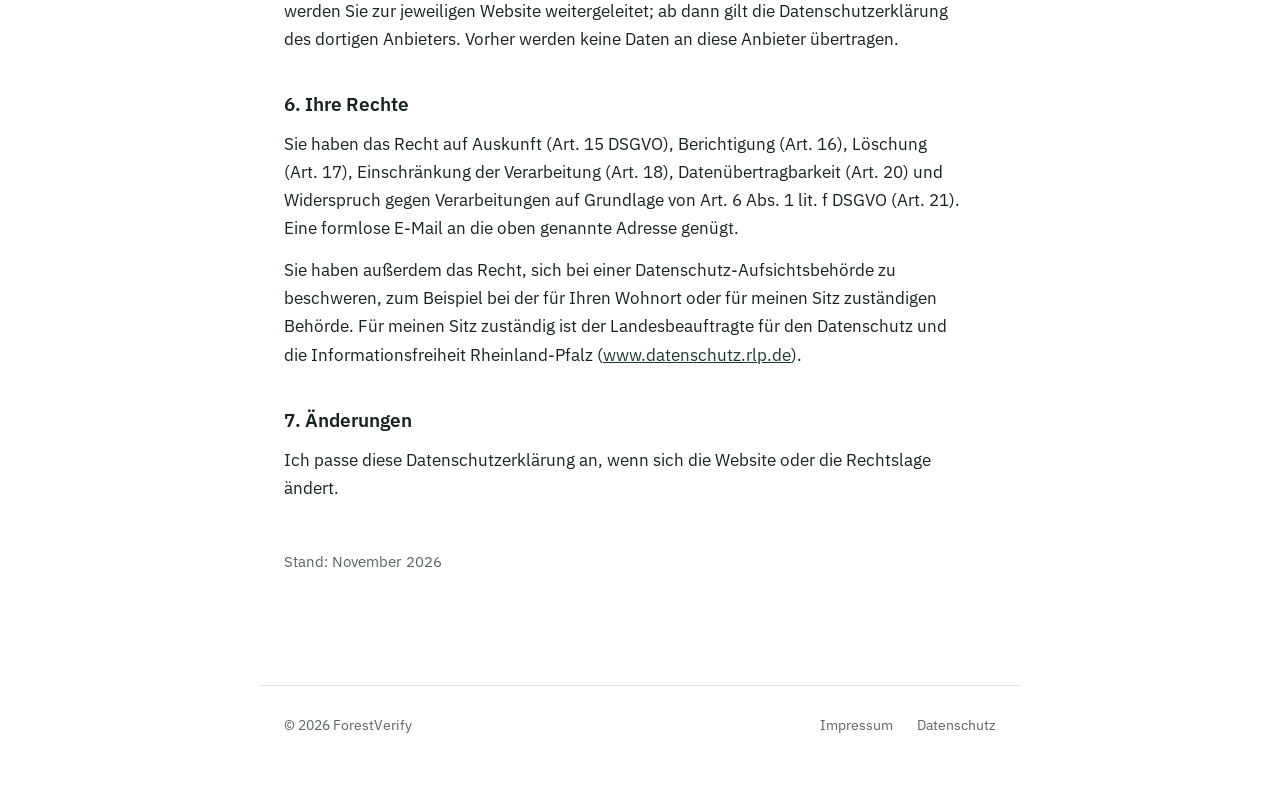
<file: datenschutz.html>
<!DOCTYPE html>
<html lang="de">
<head>
<meta charset="utf-8">
<meta name="viewport" content="width=device-width, initial-scale=1">
<title>Datenschutzerklärung · ForestVerify</title>
<meta name="robots" content="noindex">
<link rel="stylesheet" href="fonts/fonts.css">
<link rel="stylesheet" href="legal.css">
</head>
<body>
<header class="nav"><div class="wrap"><a class="brand" href="index.html">← ForestVerify</a></div></header>
<main class="wrap legal">
  <p class="eyebrow">Privacy policy</p>
  <h1>Datenschutzerklärung</h1>

  <h2>1. Verantwortlicher</h2>
  <p>Verantwortlich für die Datenverarbeitung auf dieser Website im Sinne der Datenschutz-Grundverordnung (DSGVO) ist:</p>
  <p>Pascal Pfohlmann<br>
  Raiffeisenstraße 24<br>
  67165 Waldsee<br>
  Deutschland<br>
  E-Mail: <a href="mailto:pascal@forestverify.com">pascal@forestverify.com</a></p>

  <h2>2. Überblick</h2>
  <p>Diese Website ist eine reine Informationsseite. Sie setzt keine Cookies, verwendet keine Analyse- oder Tracking-Dienste und bindet keine Inhalte von Drittanbietern ein. Schriftarten werden vom eigenen Server geladen; beim Besuch wird keine Verbindung zu Google oder anderen Schriftanbietern aufgebaut.</p>

  <h2>3. Hosting und Server-Logfiles</h2>
  <p>Die Website wird mit Diensten der Cloudflare, Inc., 101 Townsend St., San Francisco, CA 94107, USA, gehostet und über das Netzwerk von Cloudflare ausgeliefert. Beim Aufruf der Website verarbeitet Cloudflare automatisch technische Daten, die Ihr Browser übermittelt, insbesondere IP-Adresse, Datum und Uhrzeit des Zugriffs, aufgerufene Seite, Referrer-URL sowie Browser und Betriebssystem. Diese Daten sind technisch erforderlich, um die Website auszuliefern und ihre Sicherheit und Stabilität zu gewährleisten.</p>
  <p>Rechtsgrundlage ist Art. 6 Abs. 1 lit. f DSGVO; das berechtigte Interesse liegt in der sicheren und fehlerfreien Bereitstellung der Website. Mit Cloudflare besteht ein Vertrag zur Auftragsverarbeitung (Cloudflare Data Processing Addendum), der Bestandteil der Nutzungsbedingungen ist. Eine Übermittlung in die USA ist möglich; Cloudflare ist unter dem EU-US Data Privacy Framework zertifiziert (Art. 45 DSGVO). Cloudflare speichert diese Daten nur so lange, wie es für die genannten Zwecke erforderlich ist.</p>

  <h2>4. Kontakt per E-Mail</h2>
  <p>Wenn Sie mir eine E-Mail schreiben, etwa über den Button „Request a pilot“, verarbeite ich Ihre Angaben (E-Mail-Adresse, Name, Inhalt der Nachricht), um Ihre Anfrage zu beantworten. Rechtsgrundlage ist Art. 6 Abs. 1 lit. b DSGVO, sofern Ihre Anfrage auf einen Vertrag oder vorvertragliche Maßnahmen zielt, ansonsten Art. 6 Abs. 1 lit. f DSGVO (Interesse an der Beantwortung von Anfragen). Ich lösche die Daten, sobald sie für diesen Zweck nicht mehr erforderlich sind, soweit keine gesetzlichen Aufbewahrungspflichten bestehen.</p>
  <p>Das E-Mail-Postfach wird von Porkbun LLC, Oregon, USA, bereitgestellt. Dabei können Daten in die USA übermittelt werden.</p>

  <h2>5. Links zu anderen Websites</h2>
  <p>Diese Website enthält Links, etwa zu LinkedIn. Erst wenn Sie einen Link anklicken, werden Sie zur jeweiligen Website weitergeleitet; ab dann gilt die Datenschutzerklärung des dortigen Anbieters. Vorher werden keine Daten an diese Anbieter übertragen.</p>

  <h2>6. Ihre Rechte</h2>
  <p>Sie haben das Recht auf Auskunft (Art. 15 DSGVO), Berichtigung (Art. 16), Löschung (Art. 17), Einschränkung der Verarbeitung (Art. 18), Datenübertragbarkeit (Art. 20) und Widerspruch gegen Verarbeitungen auf Grundlage von Art. 6 Abs. 1 lit. f DSGVO (Art. 21). Eine formlose E-Mail an die oben genannte Adresse genügt.</p>
  <p>Sie haben außerdem das Recht, sich bei einer Datenschutz-Aufsichtsbehörde zu beschweren, zum Beispiel bei der für Ihren Wohnort oder für meinen Sitz zuständigen Behörde. Für meinen Sitz zuständig ist der Landesbeauftragte für den Datenschutz und die Informationsfreiheit Rheinland-Pfalz (<a href="https://www.datenschutz.rlp.de">www.datenschutz.rlp.de</a>).</p>

  <h2>7. Änderungen</h2>
  <p>Ich passe diese Datenschutzerklärung an, wenn sich die Website oder die Rechtslage ändert.</p>

  <p class="stand">Stand: November 2026</p>
</main>
<footer><div class="wrap"><p>© 2026 ForestVerify</p><nav><a href="impressum.html">Impressum</a><a href="datenschutz.html">Datenschutz</a></nav></div></footer>
</body>
</html>
</file>
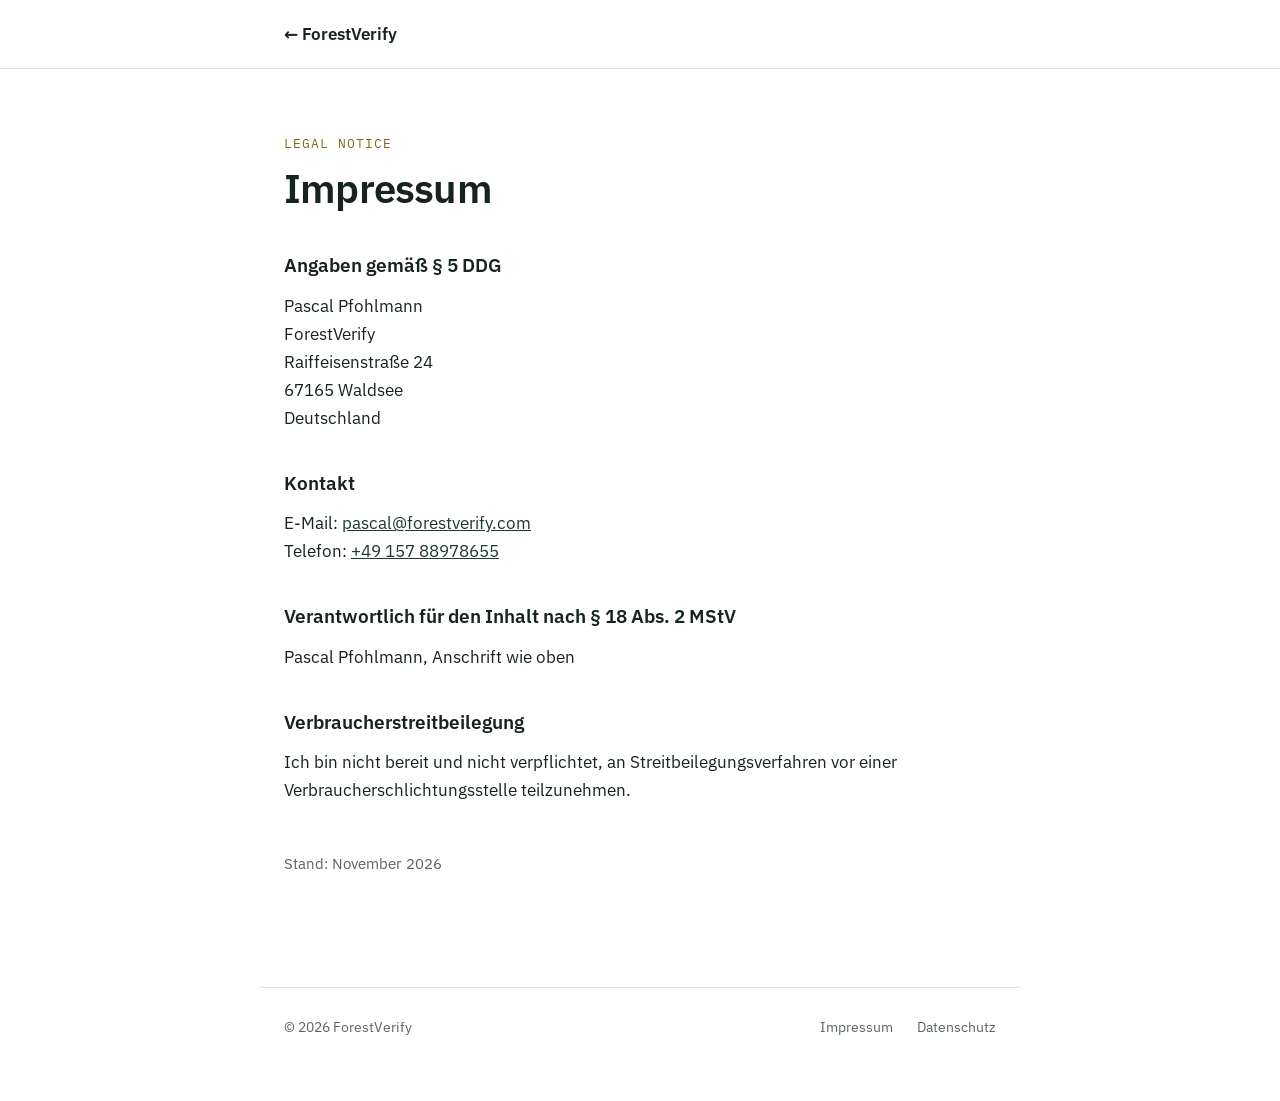
<file: impressum.html>
<!DOCTYPE html>
<html lang="de">
<head>
<meta charset="utf-8">
<meta name="viewport" content="width=device-width, initial-scale=1">
<title>Impressum · ForestVerify</title>
<meta name="robots" content="noindex">
<link rel="stylesheet" href="fonts/fonts.css">
<link rel="stylesheet" href="legal.css">
</head>
<body>
<header class="nav"><div class="wrap"><a class="brand" href="index.html">← ForestVerify</a></div></header>
<main class="wrap legal">
  <p class="eyebrow">Legal notice</p>
  <h1>Impressum</h1>

  <h2>Angaben gemäß § 5 DDG</h2>
  <p>Pascal Pfohlmann<br>
  ForestVerify<br>
  Raiffeisenstraße 24<br>
  67165 Waldsee<br>
  Deutschland</p>

  <h2>Kontakt</h2>
  <p>E-Mail: <a href="mailto:pascal@forestverify.com">pascal@forestverify.com</a><br>
  Telefon: <a href="tel:+4915788978655">+49 157 88978655</a></p>

  <h2>Verantwortlich für den Inhalt nach § 18 Abs. 2 MStV</h2>
  <p>Pascal Pfohlmann, Anschrift wie oben</p>

  <h2>Verbraucherstreitbeilegung</h2>
  <p>Ich bin nicht bereit und nicht verpflichtet, an Streitbeilegungsverfahren vor einer Verbraucherschlichtungsstelle teilzunehmen.</p>

  <p class="stand">Stand: November 2026</p>
</main>
<footer><div class="wrap"><p>© 2026 ForestVerify</p><nav><a href="impressum.html">Impressum</a><a href="datenschutz.html">Datenschutz</a></nav></div></footer>
</body>
</html>
</file>
<file: fonts/fonts.css>
@font-face { font-family: "IBM Plex Sans"; font-style: normal; font-weight: 400; font-display: swap; src: url("ibm-plex-sans-latin-400-normal.woff2") format("woff2"); }
@font-face { font-family: "IBM Plex Sans"; font-style: normal; font-weight: 500; font-display: swap; src: url("ibm-plex-sans-latin-500-normal.woff2") format("woff2"); }
@font-face { font-family: "IBM Plex Sans"; font-style: normal; font-weight: 600; font-display: swap; src: url("ibm-plex-sans-latin-600-normal.woff2") format("woff2"); }
@font-face { font-family: "IBM Plex Mono"; font-style: normal; font-weight: 400; font-display: swap; src: url("ibm-plex-mono-latin-400-normal.woff2") format("woff2"); }
@font-face { font-family: "IBM Plex Mono"; font-style: normal; font-weight: 500; font-display: swap; src: url("ibm-plex-mono-latin-500-normal.woff2") format("woff2"); }
@font-face { font-family: "IBM Plex Serif"; font-style: italic; font-weight: 400; font-display: swap; src: url("ibm-plex-serif-latin-400-italic.woff2") format("woff2"); }
</file>
<file: legal.css>
:root {
  --paper: #FFFFFF;
  --ink: #17231E;
  --muted: #5B6660;
  --line: #E1E5DF;
  --forest: #1B3A2F;
  --bronze: #8A6420;
  color-scheme: light;
}
* { box-sizing: border-box; }
html, body { margin: 0; }
body { background: var(--paper); color: var(--ink); font-family: "IBM Plex Sans", system-ui, -apple-system, "Segoe UI", sans-serif; font-size: 17px; line-height: 1.65; -webkit-font-smoothing: antialiased; }
a { color: var(--forest); }
a:focus-visible { outline: 2px solid var(--bronze); outline-offset: 3px; }
.wrap { max-width: 760px; margin: 0 auto; padding: 0 24px; }
.nav { border-bottom: 1px solid var(--line); }
.nav .wrap { height: 68px; display: flex; align-items: center; }
.brand { font-weight: 600; text-decoration: none; color: var(--ink); }
.legal { padding: 64px 24px 96px; }
.eyebrow { font-family: "IBM Plex Mono", ui-monospace, Menlo, monospace; font-size: 13px; letter-spacing: 0.08em; text-transform: uppercase; color: var(--bronze); margin: 0 0 12px; }
h1 { font-size: 40px; line-height: 1.1; letter-spacing: -0.02em; margin: 0 0 40px; font-weight: 600; }
h2 { font-size: 19px; margin: 36px 0 10px; font-weight: 600; }
p { margin: 0 0 14px; max-width: 68ch; }
.todo { background: #F4EBDA; color: #6E4F18; padding: 1px 6px; border-radius: 4px; }
.stand { margin-top: 48px; color: var(--muted); font-size: 15px; }
footer { font-size: 14px; color: var(--muted); padding-bottom: 48px; }
footer .wrap { display: flex; justify-content: space-between; flex-wrap: wrap; gap: 16px; border-top: 1px solid var(--line); padding-top: 28px; }
footer nav { display: flex; gap: 24px; }
footer a { color: var(--muted); text-decoration: none; }
</file>
